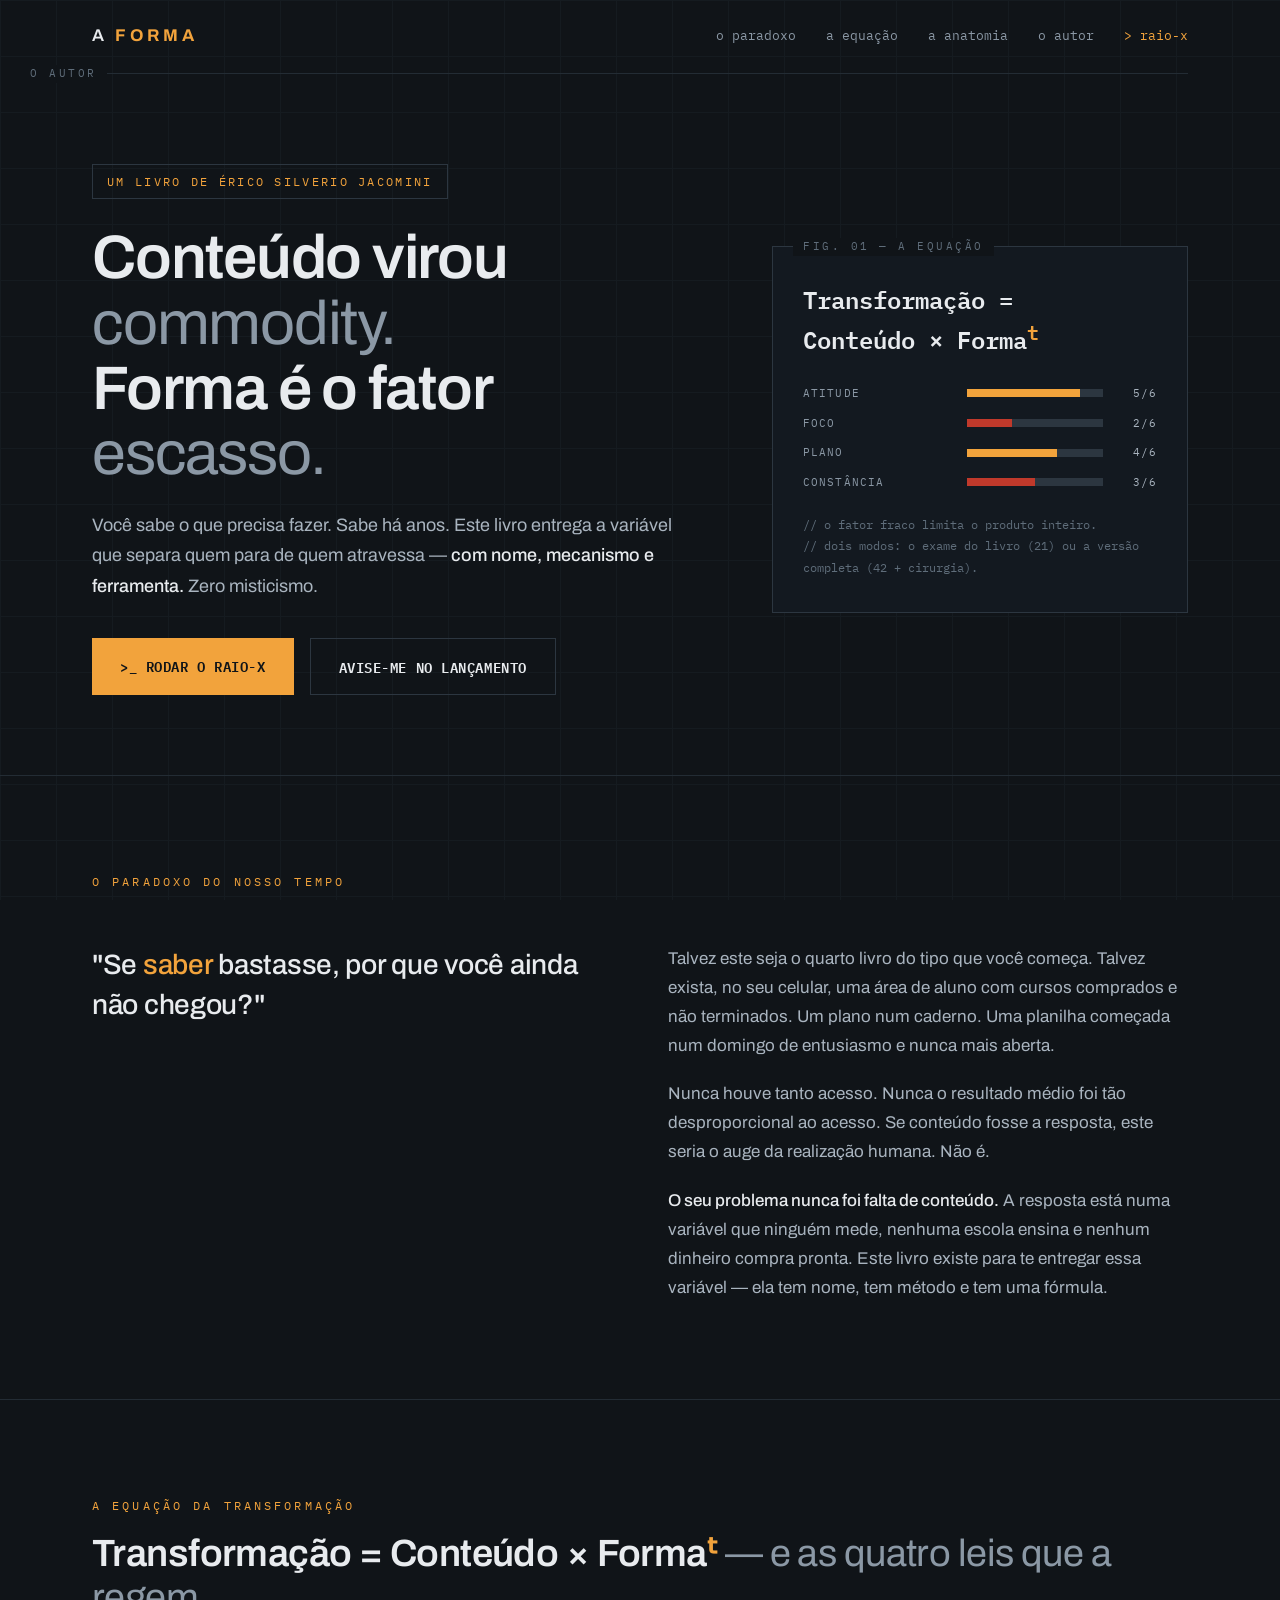
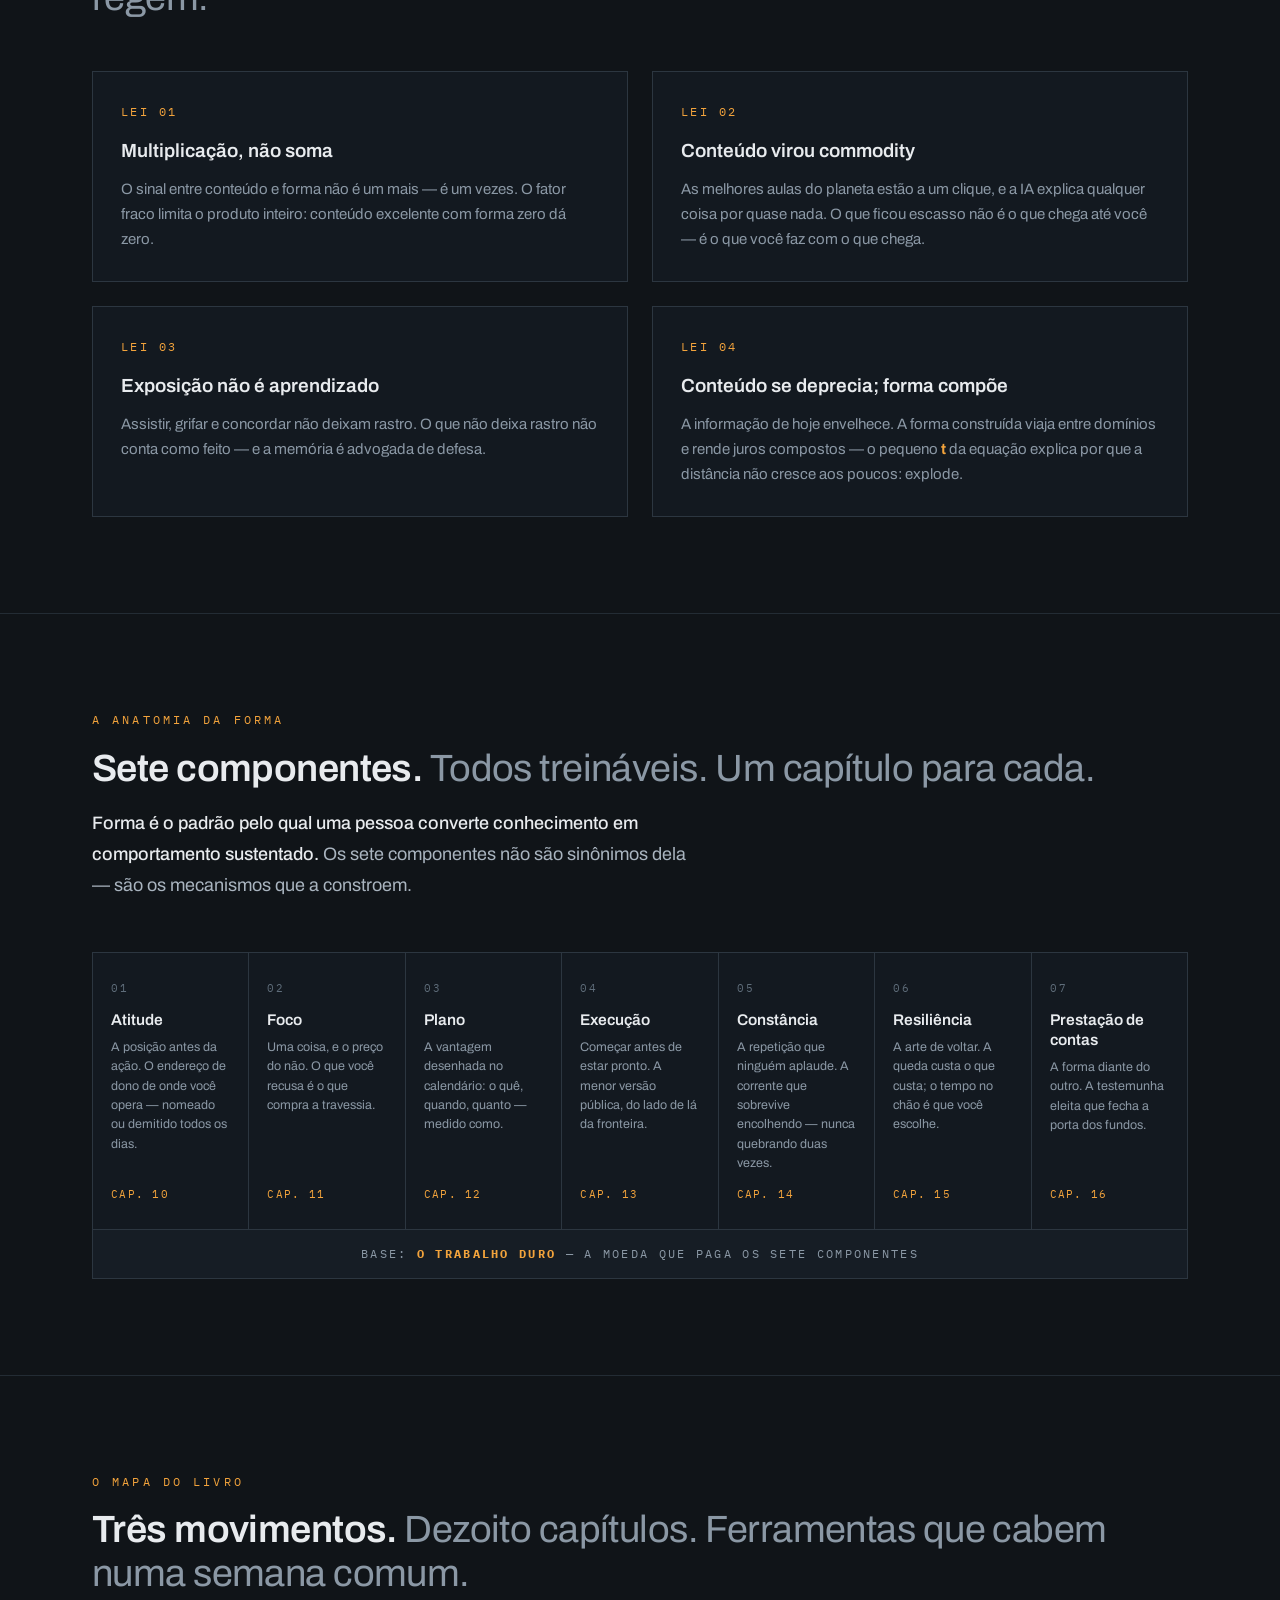
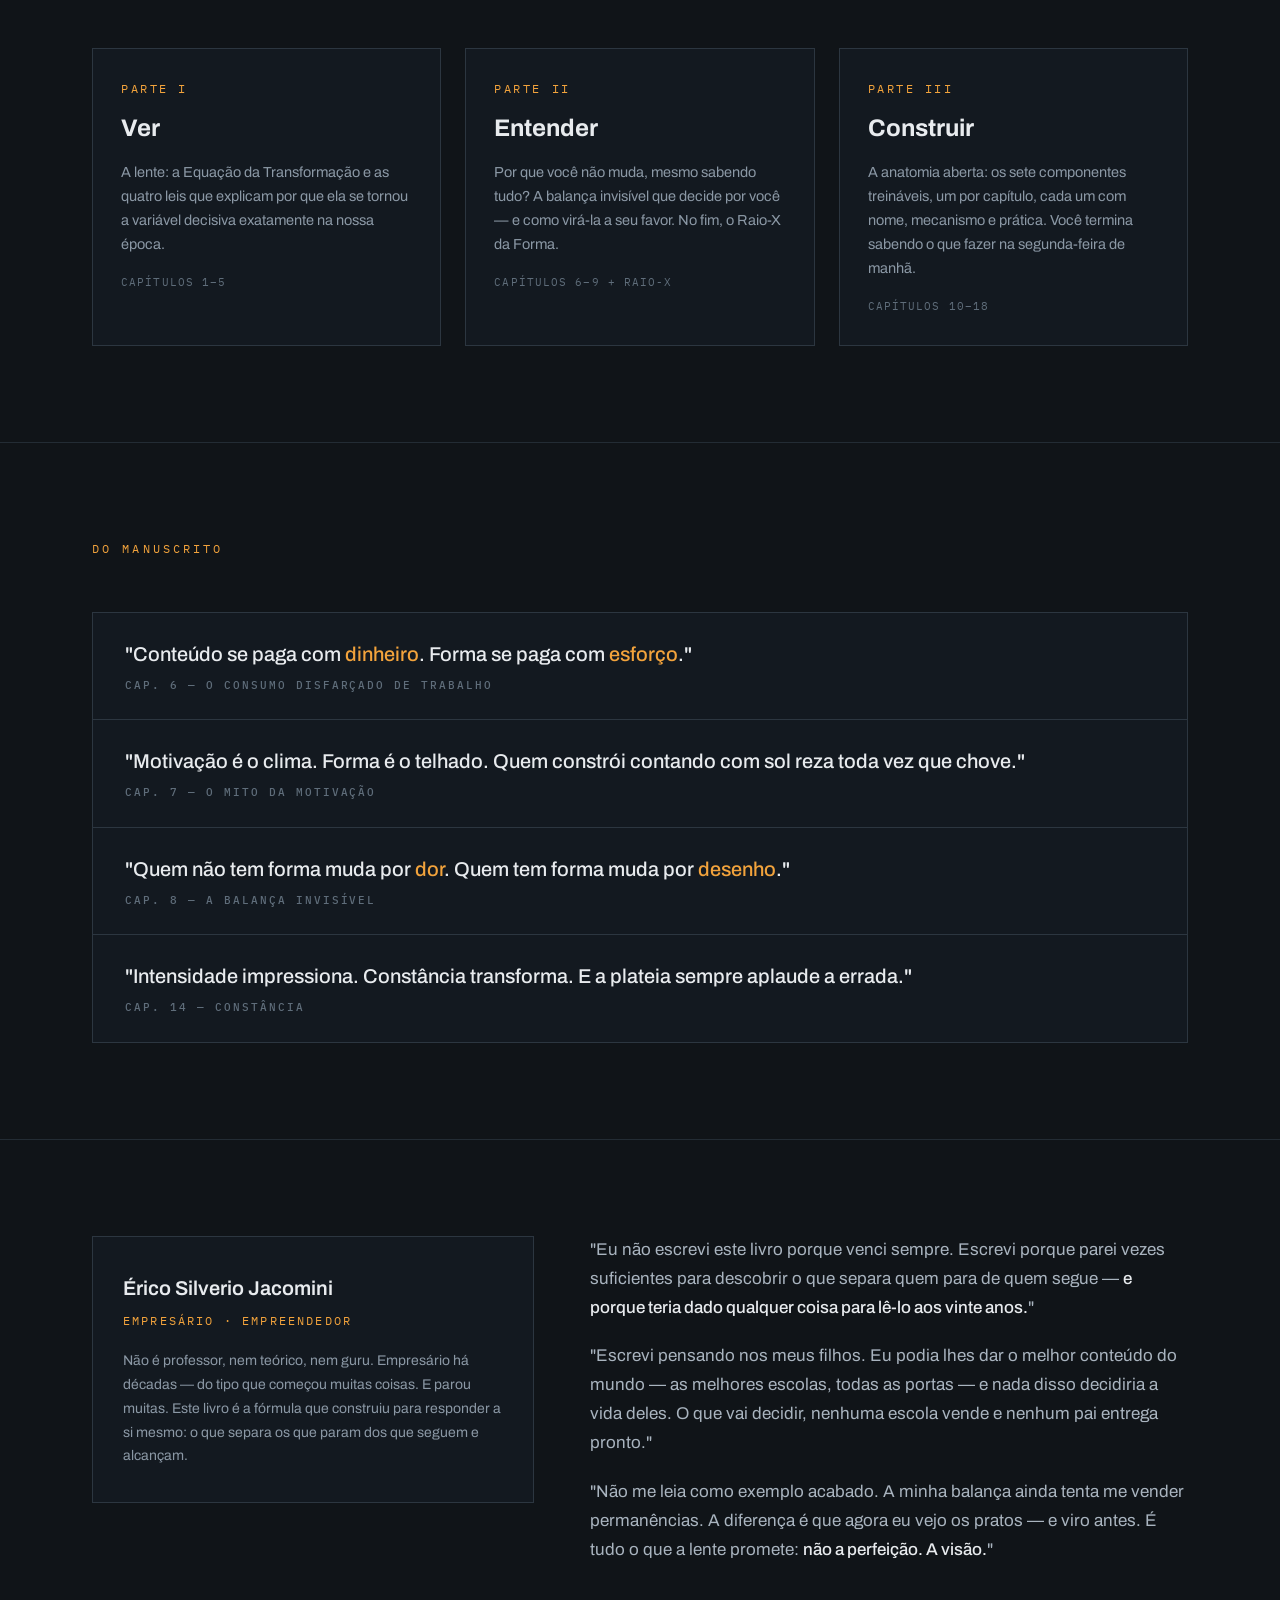
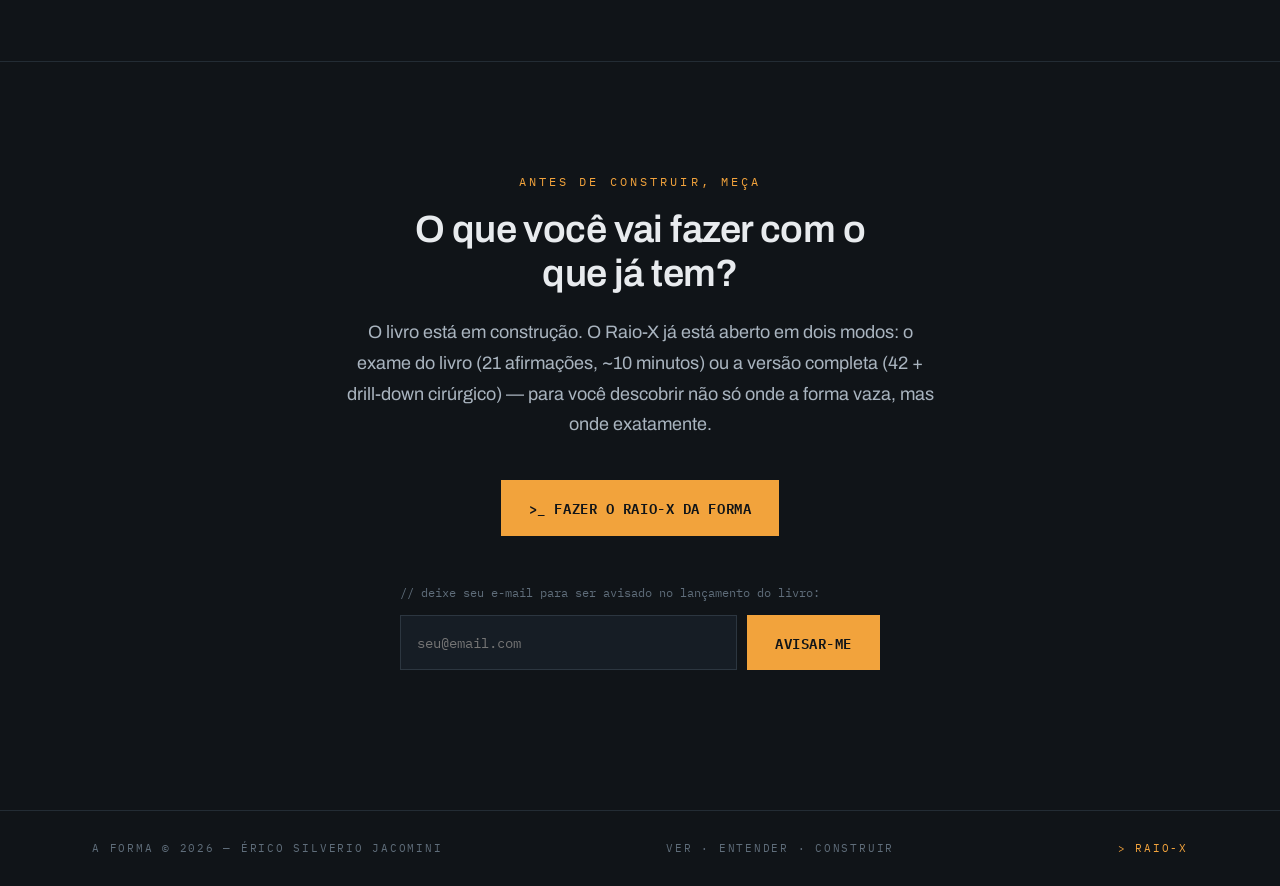
<file: index.html>
<!DOCTYPE html>
<html lang="pt-BR">
<head>
<meta charset="UTF-8">
<meta name="viewport" content="width=device-width, initial-scale=1.0">
<title>A FORMA — Por que saber não basta | Érico Silverio Jacomini</title>
<meta name="description" content="Transformação = Conteúdo × Formaᵗ. O livro sobre a variável que separa quem para de quem atravessa. Faça o Raio-X da Forma.">
<meta property="og:title" content="A FORMA — Por que saber não basta">
<meta property="og:description" content="Conteúdo virou commodity. Forma é o fator escasso. Faça o Raio-X da Forma em 15 minutos.">
<meta property="og:type" content="website">
<link rel="preconnect" href="https://fonts.googleapis.com">
<link rel="preconnect" href="https://fonts.gstatic.com" crossorigin>
<link href="https://fonts.googleapis.com/css2?family=Archivo:wght@400;500;600&family=IBM+Plex+Mono:wght@400;500;600&display=swap" rel="stylesheet">
<link rel="stylesheet" href="/assets/style.css">
<style>
  /* ---- HERO ---- */
  .hero { padding: 90px 0 80px; border-bottom: 1px solid var(--line); }
  .hero-grid { display: grid; grid-template-columns: 1.2fr .8fr; gap: 56px; align-items: center; }
  .hero .tag { margin-bottom: 26px; }
  .hero .lead { margin-top: 24px; }
  .cta-row { display: flex; gap: 16px; margin-top: 36px; flex-wrap: wrap; }
  .eq { font-family: var(--mono); font-size: clamp(19px, 1.9vw, 27px); font-weight: 600; line-height: 1.5; }
  .eq sup { color: var(--accent); }
  .demo-bars { margin-top: 26px; display: flex; flex-direction: column; gap: 11px; }
  .panel .mono-note { margin-top: 22px; }

  /* ---- PARADOXO ---- */
  .paradox-grid { display: grid; grid-template-columns: 1fr 1fr; gap: 56px; align-items: start; }
  .paradox-quote {
    font-size: clamp(21px, 2.2vw, 28px); font-weight: 500; line-height: 1.45; letter-spacing: -0.01em;
  }
  .paradox-quote em { color: var(--accent); font-style: normal; }
  .paradox-text p + p { margin-top: 20px; }
  .paradox-text { color: var(--muted); }
  .paradox-text b { color: var(--text); font-weight: 500; }

  /* ---- LEIS ---- */
  .laws { display: grid; grid-template-columns: repeat(2, 1fr); gap: 24px; }
  .law { border: 1px solid var(--line-2); background: var(--panel); padding: 30px 28px; }
  .law .n { font-family: var(--mono); font-size: 12px; color: var(--accent); letter-spacing: .2em; }
  .law h3 { font-size: 19px; font-weight: 600; margin: 12px 0 10px; }
  .law p { font-size: 15px; color: var(--dim); line-height: 1.65; }

  /* ---- ANATOMIA ---- */
  .anat-grid { display: grid; grid-template-columns: repeat(7, 1fr); gap: 1px; background: var(--line-2); border: 1px solid var(--line-2); }
  .anat { background: var(--panel); padding: 26px 18px; min-height: 210px; display: flex; flex-direction: column; transition: background .2s ease; }
  .anat:hover { background: var(--panel-2); }
  .anat .idx { font-family: var(--mono); font-size: 11px; color: var(--faint); letter-spacing: .18em; }
  .anat h3 { font-size: 15.5px; font-weight: 600; margin: 12px 0 8px; line-height: 1.3; }
  .anat p { font-size: 12.5px; color: var(--dim); line-height: 1.55; flex: 1; }
  .anat .cap { font-family: var(--mono); font-size: 10.5px; color: var(--accent); letter-spacing: .12em; margin-top: 12px; }
  .anat-base {
    border: 1px solid var(--line-2); border-top: none; background: var(--panel-2);
    padding: 14px 20px; font-family: var(--mono); font-size: 11.5px; letter-spacing: .2em;
    color: var(--dim); text-transform: uppercase; text-align: center;
  }
  .anat-base b { color: var(--accent); }

  /* ---- MAPA ---- */
  .map-grid { display: grid; grid-template-columns: repeat(3, 1fr); gap: 24px; }
  .map-part { border: 1px solid var(--line-2); background: var(--panel); padding: 30px 28px; }
  .map-part .pt { font-family: var(--mono); font-size: 11.5px; color: var(--accent); letter-spacing: .22em; text-transform: uppercase; }
  .map-part h3 { font-size: 24px; margin: 10px 0 12px; }
  .map-part p { font-size: 14.5px; color: var(--dim); line-height: 1.65; }
  .map-part .caps { font-family: var(--mono); font-size: 11px; color: var(--faint); margin-top: 16px; letter-spacing: .1em; }

  /* ---- LÂMINAS ---- */
  .blades { display: flex; flex-direction: column; gap: 0; border: 1px solid var(--line-2); }
  .blade {
    padding: 26px 32px; border-bottom: 1px solid var(--line-2); background: var(--panel);
    font-size: clamp(16px, 1.6vw, 20px); font-weight: 500; line-height: 1.5;
  }
  .blade:last-child { border-bottom: none; }
  .blade .src { display: block; font-family: var(--mono); font-size: 11px; color: var(--faint); letter-spacing: .18em; margin-top: 8px; text-transform: uppercase; }
  .blade em { color: var(--accent); font-style: normal; }

  /* ---- AUTOR ---- */
  .author-grid { display: grid; grid-template-columns: .85fr 1.15fr; gap: 56px; align-items: start; }
  .author-panel { border: 1px solid var(--line-2); background: var(--panel); padding: 34px 30px; }
  .author-panel .name { font-weight: 600; font-size: 20px; }
  .author-panel .role { font-family: var(--mono); font-size: 12px; color: var(--accent); letter-spacing: .18em; margin-top: 6px; text-transform: uppercase; }
  .author-panel p { font-size: 14px; color: var(--dim); margin-top: 18px; line-height: 1.7; }
  .author-text p { color: var(--muted); }
  .author-text p + p { margin-top: 20px; }
  .author-text b { color: var(--text); font-weight: 500; }

  /* ---- CTA FINAL ---- */
  .final { text-align: center; padding: 110px 0; border-bottom: none; }
  .final h2 { max-width: 22ch; margin: 0 auto; }
  .final .lead { margin: 22px auto 0; }
  .final .cta-row { justify-content: center; margin-top: 40px; }
  .notify { max-width: 480px; margin: 46px auto 0; text-align: left; }
  .notify-row { display: flex; gap: 10px; }
  .notify-row input { flex: 1; }

  @media (max-width: 980px) {
    .hero-grid, .paradox-grid, .author-grid { grid-template-columns: 1fr; gap: 40px; }
    .anat-grid { grid-template-columns: repeat(2, 1fr); }
    .anat { min-height: 0; }
    .map-grid, .laws { grid-template-columns: 1fr; }
  }
</style>
</head>
<body>

<header>
  <div class="wrap">
    <nav class="nav">
      <a class="brand" href="/">A <b>FORMA</b></a>
      <div class="nav-links">
        <a href="#paradoxo">o paradoxo</a>
        <a href="#equacao">a equação</a>
        <a href="#anatomia">a anatomia</a>
        <a href="#autor">o autor</a>
        <a class="hot" href="/raiox">&gt; raio-x</a>
      </div>
    </nav>
  </div>
</header>

<main>

  <!-- HERO -->
  <section class="hero">
    <div class="wrap hero-grid">
      <div class="reveal">
        <div class="tag">UM LIVRO DE ÉRICO SILVERIO JACOMINI</div>
        <h1>Conteúdo virou <span class="thin">commodity.</span><br>Forma é o fator <span class="thin">escasso.</span></h1>
        <p class="lead">Você sabe o que precisa fazer. Sabe há anos. Este livro entrega a variável que separa quem para de quem atravessa — <b>com nome, mecanismo e ferramenta.</b> Zero misticismo.</p>
        <div class="cta-row">
          <a class="btn" href="/raiox">&gt;_ RODAR O RAIO-X</a>
          <a class="btn ghost" href="#lancamento">AVISE-ME NO LANÇAMENTO</a>
        </div>
      </div>
      <div class="panel reveal">
        <div class="panel-label">FIG. 01 — A EQUAÇÃO</div>
        <div class="eq">Transformação =<br>Conteúdo × Forma<sup>t</sup></div>
        <div class="demo-bars">
          <div class="bar-row"><span class="bar-name">ATITUDE</span><div class="bar-track"><div class="bar-fill" style="width:83%"></div></div><span class="bar-score">5/6</span></div>
          <div class="bar-row"><span class="bar-name">FOCO</span><div class="bar-track"><div class="bar-fill low" style="width:33%"></div></div><span class="bar-score">2/6</span></div>
          <div class="bar-row"><span class="bar-name">PLANO</span><div class="bar-track"><div class="bar-fill" style="width:66%"></div></div><span class="bar-score">4/6</span></div>
          <div class="bar-row"><span class="bar-name">CONSTÂNCIA</span><div class="bar-track"><div class="bar-fill low" style="width:50%"></div></div><span class="bar-score">3/6</span></div>
        </div>
        <div class="mono-note">// o fator fraco limita o produto inteiro.<br>// dois modos: o exame do livro (21) ou a versão completa (42 + cirurgia).</div>
      </div>
    </div>
  </section>

  <!-- PARADOXO -->
  <section id="paradoxo">
    <div class="wrap">
      <div class="section-head reveal">
        <div class="section-kicker">O PARADOXO DO NOSSO TEMPO</div>
      </div>
      <div class="paradox-grid">
        <div class="paradox-quote reveal">
          "Se <em>saber</em> bastasse, por que você ainda não chegou?"
        </div>
        <div class="paradox-text reveal">
          <p>Talvez este seja o quarto livro do tipo que você começa. Talvez exista, no seu celular, uma área de aluno com cursos comprados e não terminados. Um plano num caderno. Uma planilha começada num domingo de entusiasmo e nunca mais aberta.</p>
          <p>Nunca houve tanto acesso. Nunca o resultado médio foi tão desproporcional ao acesso. Se conteúdo fosse a resposta, este seria o auge da realização humana. Não é.</p>
          <p><b>O seu problema nunca foi falta de conteúdo.</b> A resposta está numa variável que ninguém mede, nenhuma escola ensina e nenhum dinheiro compra pronta. Este livro existe para te entregar essa variável — ela tem nome, tem método e tem uma fórmula.</p>
        </div>
      </div>
    </div>
  </section>

  <!-- EQUAÇÃO / LEIS -->
  <section id="equacao">
    <div class="wrap">
      <div class="section-head reveal">
        <div class="section-kicker">A EQUAÇÃO DA TRANSFORMAÇÃO</div>
        <h2>Transformação = Conteúdo × Forma<span style="color:var(--accent)">ᵗ</span> <span class="thin">— e as quatro leis que a regem.</span></h2>
      </div>
      <div class="laws">
        <div class="law reveal">
          <div class="n">LEI 01</div>
          <h3>Multiplicação, não soma</h3>
          <p>O sinal entre conteúdo e forma não é um mais — é um vezes. O fator fraco limita o produto inteiro: conteúdo excelente com forma zero dá zero.</p>
        </div>
        <div class="law reveal">
          <div class="n">LEI 02</div>
          <h3>Conteúdo virou commodity</h3>
          <p>As melhores aulas do planeta estão a um clique, e a IA explica qualquer coisa por quase nada. O que ficou escasso não é o que chega até você — é o que você faz com o que chega.</p>
        </div>
        <div class="law reveal">
          <div class="n">LEI 03</div>
          <h3>Exposição não é aprendizado</h3>
          <p>Assistir, grifar e concordar não deixam rastro. O que não deixa rastro não conta como feito — e a memória é advogada de defesa.</p>
        </div>
        <div class="law reveal">
          <div class="n">LEI 04</div>
          <h3>Conteúdo se deprecia; forma compõe</h3>
          <p>A informação de hoje envelhece. A forma construída viaja entre domínios e rende juros compostos — o pequeno <b style="color:var(--accent)">t</b> da equação explica por que a distância não cresce aos poucos: explode.</p>
        </div>
      </div>
    </div>
  </section>

  <!-- ANATOMIA -->
  <section id="anatomia">
    <div class="wrap">
      <div class="section-head reveal">
        <div class="section-kicker">A ANATOMIA DA FORMA</div>
        <h2>Sete componentes. <span class="thin">Todos treináveis. Um capítulo para cada.</span></h2>
        <p class="lead" style="margin-top:18px;"><b>Forma é o padrão pelo qual uma pessoa converte conhecimento em comportamento sustentado.</b> Os sete componentes não são sinônimos dela — são os mecanismos que a constroem.</p>
      </div>
      <div class="reveal">
        <div class="anat-grid">
          <div class="anat"><div class="idx">01</div><h3>Atitude</h3><p>A posição antes da ação. O endereço de dono de onde você opera — nomeado ou demitido todos os dias.</p><div class="cap">CAP. 10</div></div>
          <div class="anat"><div class="idx">02</div><h3>Foco</h3><p>Uma coisa, e o preço do não. O que você recusa é o que compra a travessia.</p><div class="cap">CAP. 11</div></div>
          <div class="anat"><div class="idx">03</div><h3>Plano</h3><p>A vantagem desenhada no calendário: o quê, quando, quanto — medido como.</p><div class="cap">CAP. 12</div></div>
          <div class="anat"><div class="idx">04</div><h3>Execução</h3><p>Começar antes de estar pronto. A menor versão pública, do lado de lá da fronteira.</p><div class="cap">CAP. 13</div></div>
          <div class="anat"><div class="idx">05</div><h3>Constância</h3><p>A repetição que ninguém aplaude. A corrente que sobrevive encolhendo — nunca quebrando duas vezes.</p><div class="cap">CAP. 14</div></div>
          <div class="anat"><div class="idx">06</div><h3>Resiliência</h3><p>A arte de voltar. A queda custa o que custa; o tempo no chão é que você escolhe.</p><div class="cap">CAP. 15</div></div>
          <div class="anat"><div class="idx">07</div><h3>Prestação de contas</h3><p>A forma diante do outro. A testemunha eleita que fecha a porta dos fundos.</p><div class="cap">CAP. 16</div></div>
        </div>
        <div class="anat-base">BASE: <b>O TRABALHO DURO</b> — A MOEDA QUE PAGA OS SETE COMPONENTES</div>
      </div>
    </div>
  </section>

  <!-- MAPA DO LIVRO -->
  <section id="livro">
    <div class="wrap">
      <div class="section-head reveal">
        <div class="section-kicker">O MAPA DO LIVRO</div>
        <h2>Três movimentos. <span class="thin">Dezoito capítulos. Ferramentas que cabem numa semana comum.</span></h2>
      </div>
      <div class="map-grid">
        <div class="map-part reveal">
          <div class="pt">PARTE I</div>
          <h3>Ver</h3>
          <p>A lente: a Equação da Transformação e as quatro leis que explicam por que ela se tornou a variável decisiva exatamente na nossa época.</p>
          <div class="caps">CAPÍTULOS 1–5</div>
        </div>
        <div class="map-part reveal">
          <div class="pt">PARTE II</div>
          <h3>Entender</h3>
          <p>Por que você não muda, mesmo sabendo tudo? A balança invisível que decide por você — e como virá-la a seu favor. No fim, o Raio-X da Forma.</p>
          <div class="caps">CAPÍTULOS 6–9 + RAIO-X</div>
        </div>
        <div class="map-part reveal">
          <div class="pt">PARTE III</div>
          <h3>Construir</h3>
          <p>A anatomia aberta: os sete componentes treináveis, um por capítulo, cada um com nome, mecanismo e prática. Você termina sabendo o que fazer na segunda-feira de manhã.</p>
          <div class="caps">CAPÍTULOS 10–18</div>
        </div>
      </div>
    </div>
  </section>

  <!-- LÂMINAS -->
  <section id="laminas">
    <div class="wrap">
      <div class="section-head reveal">
        <div class="section-kicker">DO MANUSCRITO</div>
      </div>
      <div class="blades reveal">
        <div class="blade">"Conteúdo se paga com <em>dinheiro</em>. Forma se paga com <em>esforço</em>."<span class="src">CAP. 6 — O CONSUMO DISFARÇADO DE TRABALHO</span></div>
        <div class="blade">"Motivação é o clima. Forma é o telhado. Quem constrói contando com sol reza toda vez que chove."<span class="src">CAP. 7 — O MITO DA MOTIVAÇÃO</span></div>
        <div class="blade">"Quem não tem forma muda por <em>dor</em>. Quem tem forma muda por <em>desenho</em>."<span class="src">CAP. 8 — A BALANÇA INVISÍVEL</span></div>
        <div class="blade">"Intensidade impressiona. Constância transforma. E a plateia sempre aplaude a errada."<span class="src">CAP. 14 — CONSTÂNCIA</span></div>
      </div>
    </div>
  </section>

  <!-- AUTOR -->
  <section id="autor">
    <div class="wrap author-grid">
      <div class="author-panel reveal">
        <div class="panel-label">O AUTOR</div>
        <div class="name">Érico Silverio Jacomini</div>
        <div class="role">EMPRESÁRIO · EMPREENDEDOR</div>
        <p>Não é professor, nem teórico, nem guru. Empresário há décadas — do tipo que começou muitas coisas. E parou muitas. Este livro é a fórmula que construiu para responder a si mesmo: o que separa os que param dos que seguem e alcançam.</p>
      </div>
      <div class="author-text reveal">
        <p>"Eu não escrevi este livro porque venci sempre. Escrevi porque parei vezes suficientes para descobrir o que separa quem para de quem segue — <b>e porque teria dado qualquer coisa para lê-lo aos vinte anos.</b>"</p>
        <p>"Escrevi pensando nos meus filhos. Eu podia lhes dar o melhor conteúdo do mundo — as melhores escolas, todas as portas — e nada disso decidiria a vida deles. O que vai decidir, nenhuma escola vende e nenhum pai entrega pronto."</p>
        <p>"Não me leia como exemplo acabado. A minha balança ainda tenta me vender permanências. A diferença é que agora eu vejo os pratos — e viro antes. É tudo o que a lente promete: <b>não a perfeição. A visão.</b>"</p>
      </div>
    </div>
  </section>

  <!-- CTA FINAL -->
  <section class="final" id="lancamento">
    <div class="wrap">
      <div class="reveal">
        <div class="section-kicker">ANTES DE CONSTRUIR, MEÇA</div>
        <h2>O que você vai fazer com o que já tem?</h2>
        <p class="lead">O livro está em construção. O Raio-X já está aberto em dois modos: o exame do livro (21 afirmações, ~10 minutos) ou a versão completa (42 + drill-down cirúrgico) — para você descobrir não só onde a forma vaza, mas onde exatamente.</p>
        <div class="cta-row">
          <a class="btn" href="/raiox">&gt;_ FAZER O RAIO-X DA FORMA</a>
        </div>
        <div class="notify">
          <div class="mono-note" style="margin-bottom:12px;">// deixe seu e-mail para ser avisado no lançamento do livro:</div>
          <div class="notify-row">
            <input type="email" id="notify-email" placeholder="seu@email.com" autocomplete="email">
            <button class="btn" id="notify-btn">AVISAR-ME</button>
          </div>
          <div class="form-msg" id="notify-msg"></div>
        </div>
      </div>
    </div>
  </section>

</main>

<footer>
  <div class="wrap foot-inner">
    <span>A FORMA © 2026 — ÉRICO SILVERIO JACOMINI</span>
    <span>VER · ENTENDER · CONSTRUIR</span>
    <span><a href="/raiox" style="color:var(--accent)">&gt; RAIO-X</a></span>
  </div>
</footer>

<script src="/assets/config.js"></script>
<script src="/assets/leads.js"></script>
<script>
  // Reveal on scroll
  const io = new IntersectionObserver((entries) => {
    entries.forEach(e => { if (e.isIntersecting) { e.target.classList.add('in'); io.unobserve(e.target); } });
  }, { threshold: 0.12 });
  document.querySelectorAll('.reveal').forEach(el => io.observe(el));

  // Lançamento — captura de e-mail
  document.getElementById('notify-btn').addEventListener('click', async () => {
    const input = document.getElementById('notify-email');
    const msg = document.getElementById('notify-msg');
    const btn = document.getElementById('notify-btn');
    const email = input.value.trim();
    if (!/^[^\s@]+@[^\s@]+\.[^\s@]+$/.test(email)) {
      msg.textContent = '// e-mail inválido.'; msg.className = 'form-msg err'; return;
    }
    btn.disabled = true; msg.textContent = '// registrando...'; msg.className = 'form-msg';
    const ok = await window.registrarLead(email, 'lancamento');
    if (ok) {
      msg.textContent = '// registrado. você será avisado no lançamento.'; msg.className = 'form-msg ok';
      input.value = '';
    } else {
      msg.textContent = '// falha ao registrar. tente novamente.'; msg.className = 'form-msg err';
      btn.disabled = false;
    }
  });
</script>
</body>
</html>
</file>
<file: assets/style.css>
/* ============================================================
   A FORMA — Design System "Operador" (Direção B)
   ============================================================ */
:root {
  --bg: #101418;
  --panel: #131920;
  --panel-2: #161d25;
  --grid: #1b2229;
  --line: #232c34;
  --line-2: #2c3640;
  --text: #e8ebee;
  --muted: #a9b4bf;
  --dim: #8b98a5;
  --faint: #5f6d7a;
  --accent: #f2a33c;
  --danger: #c0392b;
  --ok: #4a9d6e;
  --mono: 'IBM Plex Mono', ui-monospace, 'SFMono-Regular', Menlo, monospace;
  --sans: 'Archivo', -apple-system, 'Helvetica Neue', sans-serif;
}

* { margin: 0; padding: 0; box-sizing: border-box; }
html { scroll-behavior: smooth; }
body {
  background: var(--bg);
  color: var(--text);
  font-family: var(--sans);
  font-size: 17px;
  line-height: 1.7;
  -webkit-font-smoothing: antialiased;
}
body::before {
  content: "";
  position: fixed; inset: 0; z-index: 0; pointer-events: none; opacity: .5;
  background-image: linear-gradient(var(--grid) 1px, transparent 1px),
                    linear-gradient(90deg, var(--grid) 1px, transparent 1px);
  background-size: 56px 56px;
}
main, header, footer, nav { position: relative; z-index: 1; }

a { color: inherit; text-decoration: none; }
::selection { background: var(--accent); color: var(--bg); }

.wrap { max-width: 1160px; margin: 0 auto; padding: 0 32px; }

/* ---------- NAV ---------- */
.nav {
  display: flex; justify-content: space-between; align-items: center;
  padding: 22px 0; border-bottom: 1px solid var(--line);
}
.nav-inner { display: flex; justify-content: space-between; align-items: center; width: 100%; }
.brand { font-weight: 600; font-size: 17px; letter-spacing: .24em; }
.brand b { color: var(--accent); }
.nav-links { font-family: var(--mono); font-size: 13px; display: flex; gap: 30px; color: var(--dim); }
.nav-links a:hover { color: var(--text); }
.nav-links a.hot { color: var(--accent); }
.nav-links a.hot:hover { color: var(--text); }

/* ---------- TYPO ---------- */
.tag {
  display: inline-block; font-family: var(--mono); font-size: 11.5px;
  letter-spacing: .2em; color: var(--accent);
  border: 1px solid var(--line-2); padding: 7px 14px; text-transform: uppercase;
}
h1 { font-weight: 600; font-size: clamp(38px, 4.8vw, 64px); line-height: 1.06; letter-spacing: -0.02em; }
h1 .thin { font-weight: 400; color: var(--dim); }
h2 { font-weight: 600; font-size: clamp(26px, 3vw, 38px); line-height: 1.15; letter-spacing: -0.015em; }
h2 .thin { font-weight: 400; color: var(--dim); }
.lead { font-size: 18px; color: var(--muted); max-width: 60ch; }
.lead b { color: var(--text); font-weight: 500; }
.mono-note { font-family: var(--mono); font-size: 12px; color: var(--faint); line-height: 1.8; }

/* ---------- BUTTONS ---------- */
.btn {
  display: inline-block; font-family: var(--mono); font-weight: 600; font-size: 14px;
  background: var(--accent); color: var(--bg); padding: 16px 28px;
  letter-spacing: .04em; border: none; cursor: pointer; transition: transform .12s ease, box-shadow .12s ease;
}
.btn:hover { transform: translateY(-2px); box-shadow: 0 6px 0 rgba(242,163,60,.25); }
.btn.ghost { background: transparent; color: var(--text); border: 1px solid var(--line-2); }
.btn.ghost:hover { border-color: var(--dim); box-shadow: none; }
.btn.block { width: 100%; text-align: center; }
.btn:disabled { opacity: .45; cursor: not-allowed; transform: none; box-shadow: none; }

/* ---------- PANEL ---------- */
.panel {
  border: 1px solid var(--line-2); background: var(--panel);
  padding: 34px 30px; position: relative;
}
.panel-label {
  position: absolute; top: -9px; left: 20px; background: var(--bg);
  padding: 0 10px; font-family: var(--mono); font-size: 10.5px;
  letter-spacing: .24em; color: var(--faint); text-transform: uppercase;
}

/* ---------- SECTIONS ---------- */
section { padding: 96px 0; border-bottom: 1px solid var(--line); }
.section-head { margin-bottom: 52px; }
.section-kicker {
  font-family: var(--mono); font-size: 12px; letter-spacing: .26em;
  color: var(--accent); text-transform: uppercase; margin-bottom: 16px;
}

/* ---------- COMPONENT BARS ---------- */
.bar-row { display: flex; align-items: center; gap: 14px; font-family: var(--mono); font-size: 11px; color: var(--dim); letter-spacing: .1em; }
.bar-row .bar-name { width: 150px; flex-shrink: 0; text-transform: uppercase; }
.bar-track { height: 8px; background: var(--line-2); flex: 1; position: relative; overflow: hidden; }
.bar-fill { position: absolute; left: 0; top: 0; bottom: 0; background: var(--accent); width: 0; transition: width .9s cubic-bezier(.22,1,.36,1); }
.bar-fill.low { background: var(--danger); }
.bar-fill.high { background: var(--ok); }
.bar-score { width: 40px; text-align: right; flex-shrink: 0; color: var(--muted); }

/* ---------- FOOTER ---------- */
footer { border-top: 1px solid var(--line); padding: 28px 0; }
.foot-inner {
  display: flex; justify-content: space-between; flex-wrap: wrap; gap: 14px;
  font-family: var(--mono); font-size: 11px; letter-spacing: .16em;
  color: var(--faint); text-transform: uppercase;
}

/* ---------- FORMS ---------- */
input[type="email"], input[type="text"] {
  width: 100%; background: var(--panel-2); border: 1px solid var(--line-2);
  color: var(--text); font-family: var(--mono); font-size: 14px;
  padding: 15px 16px; outline: none;
}
input[type="email"]:focus { border-color: var(--accent); }
.form-msg { font-family: var(--mono); font-size: 12px; margin-top: 12px; min-height: 18px; }
.form-msg.err { color: var(--danger); }
.form-msg.ok { color: var(--ok); }

/* ---------- REVEAL ANIMATION ---------- */
.reveal { opacity: 0; transform: translateY(18px); transition: opacity .7s ease, transform .7s ease; }
.reveal.in { opacity: 1; transform: none; }

@media (max-width: 860px) {
  .wrap { padding: 0 20px; }
  section { padding: 64px 0; }
  .nav-links { display: none; }
  .bar-row .bar-name { width: 110px; font-size: 10px; }
}
</file>
